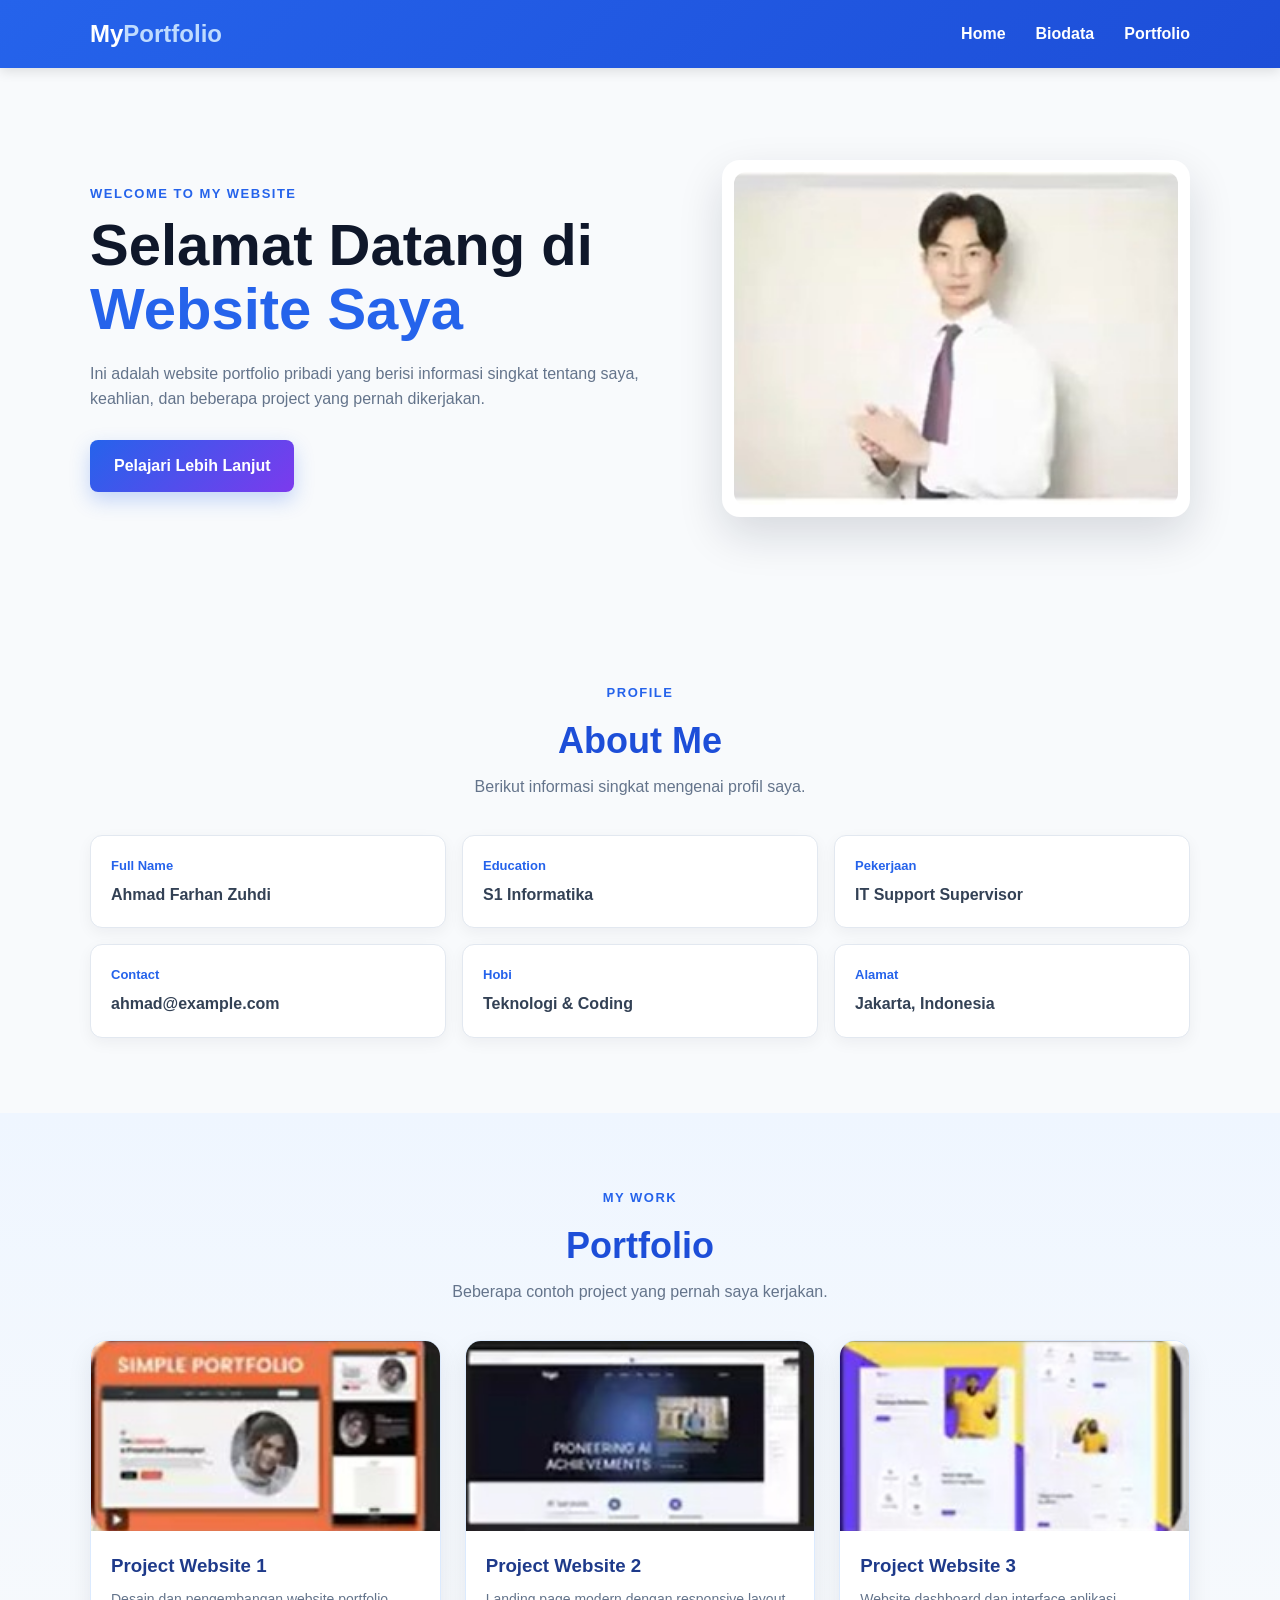
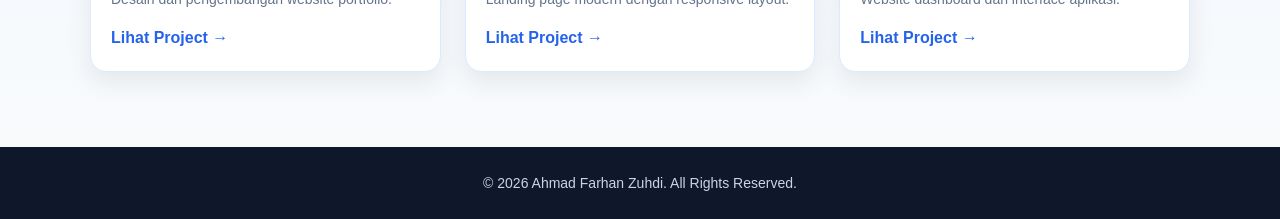
<file: tugas2/index.html>
<!DOCTYPE html>
<!DOCTYPE html>
<html lang="id">
<head>
    <meta charset="UTF-8">
    <meta name="viewport" content="width=device-width, initial-scale=1.0">
    <meta name="description" content="Website portfolio pribadi">
    <title>Portfolio - Ahmad Farhan Zuhdi</title>
    <link rel="stylesheet" href="style.css">
</head>
<body>

    <!-- HEADER / NAVBAR -->
    <header class="header">
        <div class="container nav">
            <a href="#" class="brand">My<span>Portfolio</span></a>

            <nav class="menu">
                <a href="#home">Home</a>
                <a href="#about">Biodata</a>
                <a href="#portfolio">Portfolio</a>
            </nav>
        </div>
    </header>

    <main>
        <!-- HERO -->
        <section id="home" class="hero container">
            <div class="hero-text">
                <p class="eyebrow">WELCOME TO MY WEBSITE</p>
                <h1>Selamat Datang di <span>Website Saya</span></h1>
                <p class="description">
                    Ini adalah website portfolio pribadi yang berisi informasi
                    singkat tentang saya, keahlian, dan beberapa project yang pernah dikerjakan.
                </p>
                <a href="#about" class="btn">Pelajari Lebih Lanjut</a>
            </div>

            <div class="hero-image">
                <img src="profile.jpg" alt="Foto profil">
            </div>
        </section>

        <!-- ABOUT -->
        <section id="about" class="section">
            <div class="container">
                <div class="section-heading">
                    <p class="eyebrow">PROFILE</p>
                    <h2>About Me</h2>
                    <p>Berikut informasi singkat mengenai profil saya.</p>
                </div>

                <!-- CSS GRID, BUKAN TABLE -->
                <div class="biodata-grid">
                    <div class="info-card">
                        <span>Full Name</span>
                        <strong>Ahmad Farhan Zuhdi</strong>
                    </div>
                    <div class="info-card">
                        <span>Education</span>
                        <strong>S1 Informatika</strong>
                    </div>
                    <div class="info-card">
                        <span>Pekerjaan</span>
                        <strong>IT Support Supervisor</strong>
                    </div>
                    <div class="info-card">
                        <span>Contact</span>
                        <strong>ahmad@example.com</strong>
                    </div>
                    <div class="info-card">
                        <span>Hobi</span>
                        <strong>Teknologi & Coding</strong>
                    </div>
                    <div class="info-card">
                        <span>Alamat</span>
                        <strong>Jakarta, Indonesia</strong>
                    </div>
                </div>
            </div>
        </section>

        <!-- PORTFOLIO -->
        <section id="portfolio" class="section portfolio-section">
            <div class="container">
                <div class="section-heading">
                    <p class="eyebrow">MY WORK</p>
                    <h2>Portfolio</h2>
                    <p>Beberapa contoh project yang pernah saya kerjakan.</p>
                </div>

                <!-- CSS GRID, BUKAN TABLE -->
                <div class="portfolio-grid">
                    <article class="project-card">
                        <img src="project-1.jpg" alt="Project 1">
                        <div class="project-content">
                            <h3>Project Website 1</h3>
                            <p>Desain dan pengembangan website portfolio.</p>
                            <a href="#" class="project-link">Lihat Project →</a>
                        </div>
                    </article>

                    <article class="project-card">
                        <img src="project-2.jpg" alt="Project 2">
                        <div class="project-content">
                            <h3>Project Website 2</h3>
                            <p>Landing page modern dengan responsive layout.</p>
                            <a href="#" class="project-link">Lihat Project →</a>
                        </div>
                    </article>

                    <article class="project-card">
                        <img src="project-3.jpg" alt="Project 3">
                        <div class="project-content">
                            <h3>Project Website 3</h3>
                            <p>Website dashboard dan interface aplikasi.</p>
                            <a href="#" class="project-link">Lihat Project →</a>
                        </div>
                    </article>
                </div>
            </div>
        </section>
    </main>

    <footer class="footer">
        <p>© 2026 Ahmad Farhan Zuhdi. All Rights Reserved.</p>
    </footer>

</body>
</html>
</file>
<file: tugas2/style.css>
* {
    margin: 0;
    padding: 0;
    box-sizing: border-box;
}

html {
    scroll-behavior: smooth;
}

body {
    font-family: Arial, Helvetica, sans-serif;
    color: #1f2937;
    background: #f8fafc;
    line-height: 1.6;
}

img {
    width: 100%;
    display: block;
}

a {
    text-decoration: none;
}

.container {
    width: min(1100px, 92%);
    margin: 0 auto;
}

/* =========================
   HEADER
========================= */
.header {
    position: sticky;
    top: 0;
    z-index: 100;
    background: linear-gradient(135deg, #2563eb, #1d4ed8);
    box-shadow: 0 3px 12px rgba(0, 0, 0, 0.12);
}

.nav {
    min-height: 68px;
    display: flex;
    align-items: center;
    justify-content: space-between;
    gap: 25px;
}

.brand {
    color: white;
    font-size: 24px;
    font-weight: 800;
}

.brand span {
    color: #bfdbfe;
}

.menu {
    display: flex;
    gap: 30px;
}

.menu a {
    color: white;
    font-weight: 600;
    transition: 0.25s;
}

.menu a:hover {
    color: #bfdbfe;
}

/* =========================
   HERO
========================= */
.hero {
    min-height: 540px;
    display: grid;
    grid-template-columns: 1.1fr 0.9fr;
    align-items: center;
    gap: 60px;
    padding: 65px 0;
}

.eyebrow {
    color: #2563eb;
    font-size: 13px;
    font-weight: 800;
    letter-spacing: 1.5px;
    margin-bottom: 8px;
}

.hero h1 {
    font-size: clamp(34px, 5vw, 58px);
    line-height: 1.1;
    margin-bottom: 20px;
    color: #0f172a;
}

.hero h1 span {
    color: #2563eb;
}

.description {
    max-width: 600px;
    color: #64748b;
    margin-bottom: 28px;
}

.btn {
    display: inline-block;
    padding: 13px 24px;
    border-radius: 8px;
    color: white;
    background: linear-gradient(135deg, #2563eb, #7c3aed);
    font-weight: 700;
    box-shadow: 0 8px 20px rgba(37, 99, 235, 0.25);
    transition: transform 0.2s, box-shadow 0.2s;
}

.btn:hover {
    transform: translateY(-2px);
    box-shadow: 0 12px 24px rgba(37, 99, 235, 0.35);
}

.hero-image {
    background: white;
    padding: 12px;
    border-radius: 18px;
    box-shadow: 0 18px 45px rgba(15, 23, 42, 0.14);
    overflow: hidden;
}

.hero-image img {
    aspect-ratio: 4 / 3;
    object-fit: cover;
    border-radius: 12px;
}

/* =========================
   SECTION
========================= */
.section {
    padding: 75px 0;
}

.section-heading {
    text-align: center;
    margin-bottom: 35px;
}

.section-heading h2 {
    font-size: 36px;
    color: #1d4ed8;
    margin-bottom: 5px;
}

.section-heading p:last-child {
    color: #64748b;
}

/* =========================
   BIODATA GRID
========================= */
.biodata-grid {
    display: grid;
    grid-template-columns: repeat(3, 1fr);
    gap: 16px;
}

.info-card {
    background: white;
    border: 1px solid #e2e8f0;
    border-radius: 12px;
    padding: 20px;
    min-height: 90px;
    box-shadow: 0 5px 15px rgba(15, 23, 42, 0.05);
    transition: transform 0.2s, border-color 0.2s;
}

.info-card:hover {
    transform: translateY(-3px);
    border-color: #93c5fd;
}

.info-card span {
    display: block;
    color: #2563eb;
    font-size: 13px;
    font-weight: 800;
    margin-bottom: 5px;
}

.info-card strong {
    color: #334155;
}

/* =========================
   PORTFOLIO GRID
========================= */
.portfolio-section {
    background: linear-gradient(180deg, #eff6ff, #f8fafc);
}

.portfolio-grid {
    display: grid;
    grid-template-columns: repeat(3, 1fr);
    gap: 24px;
}

.project-card {
    overflow: hidden;
    background: white;
    border-radius: 16px;
    border: 1px solid #dbeafe;
    box-shadow: 0 10px 25px rgba(15, 23, 42, 0.08);
    transition: transform 0.25s, box-shadow 0.25s;
}

.project-card:hover {
    transform: translateY(-6px);
    box-shadow: 0 18px 35px rgba(15, 23, 42, 0.13);
}

.project-card > img {
    height: 190px;
    object-fit: cover;
}

.project-content {
    padding: 20px;
}

.project-content h3 {
    color: #1e3a8a;
    margin-bottom: 7px;
}

.project-content p {
    color: #64748b;
    font-size: 14px;
    margin-bottom: 15px;
}

.project-link {
    color: #2563eb;
    font-weight: 700;
}

/* =========================
   FOOTER
========================= */
.footer {
    padding: 25px;
    text-align: center;
    color: #cbd5e1;
    background: #0f172a;
    font-size: 14px;
}

/* =========================
   RESPONSIVE / MEDIA QUERIES
========================= */

/* Tablet */
@media (max-width: 850px) {
    .hero {
        grid-template-columns: 1fr;
        text-align: center;
        gap: 35px;
    }

    .description {
        margin-left: auto;
        margin-right: auto;
    }

    .hero-image {
        max-width: 650px;
        width: 100%;
        margin: 0 auto;
    }

    .biodata-grid {
        grid-template-columns: repeat(2, 1fr);
    }

    .portfolio-grid {
        grid-template-columns: repeat(2, 1fr);
    }
}

/* Mobile */
@media (max-width: 600px) {
    .nav {
        min-height: 60px;
        flex-direction: column;
        justify-content: center;
        padding: 12px 0;
        gap: 5px;
    }

    .brand {
        font-size: 20px;
    }

    .menu {
        gap: 18px;
        font-size: 14px;
    }

    .hero {
        min-height: auto;
        padding: 45px 0;
    }

    .hero h1 {
        font-size: 34px;
    }

    .section {
        padding: 50px 0;
    }

    .section-heading h2 {
        font-size: 30px;
    }

    .biodata-grid,
    .portfolio-grid {
        grid-template-columns: 1fr;
    }

    .project-card > img {
        height: 210px;
    }
}

/* Extra small devices */
@media (max-width: 380px) {
    .menu {
        gap: 12px;
        font-size: 13px;
    }

    .hero h1 {
        font-size: 29px;
    }

    .btn {
        width: 100%;
        text-align: center;
    }
}
</file>
